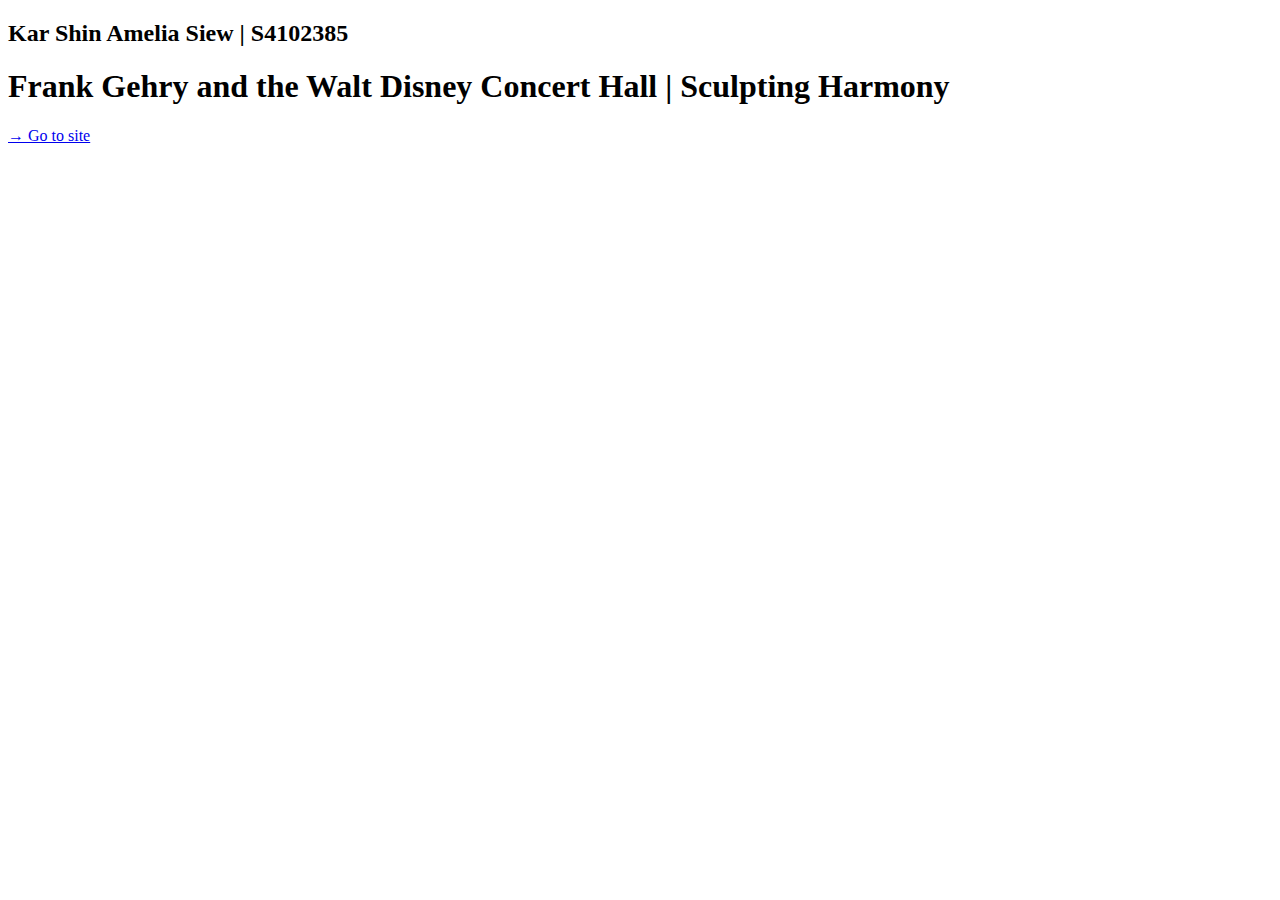
<file: a1/index.html>
<!DOCTYPE html>
<html lang="en">
  <head>
    <meta charset="UTF-8" />
    <meta name="viewport" content="width=device-width, initial-scale=1.0" />
    <title>A1 - Interactive Experience Research Project</title>
  </head>
  <header>
    <h2>Kar Shin Amelia Siew | S4102385</h2>
    <h1>Frank Gehry and the Walt Disney Concert Hall | Sculpting Harmony</h1>
    <nav>
      <a href="https://gehry.getty.edu/Links to an external site."
        >&#8594; Go to site</a
      >
    </nav>
  </header>

  <body></body>
</html>
</file>
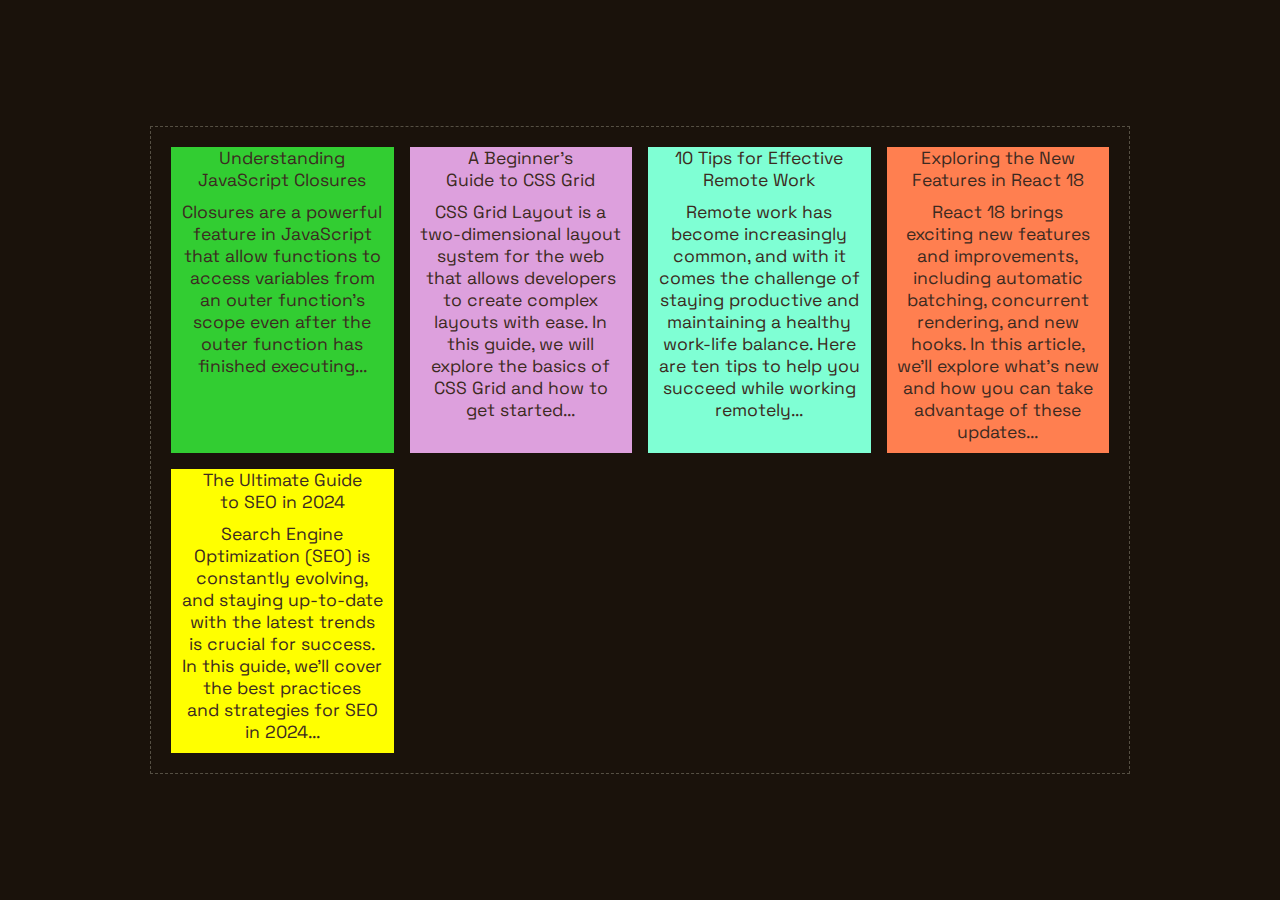
<file: blogPosts/index.html>
<!DOCTYPE html>
<html lang="en">
  <head>
    <meta charset="UTF-8" />
    <meta name="viewport" content="width=device-width, initial-scale=1.0" />
    <title>Document</title>
    <link rel="preconnect" href="https://fonts.googleapis.com" />
    <link rel="preconnect" href="https://fonts.gstatic.com" crossorigin />
    <link
      href="https://fonts.googleapis.com/css2?family=Luckiest+Guy&family=Space+Grotesk&display=swap"
      rel="stylesheet"
    />
    <link rel="stylesheet" href="reset.css" />
    <link rel="stylesheet" href="style.css" />
    <script src="blogPostContent.js" defer></script>
    <script src="script.js" defer></script>
  </head>
  <body>
    <article id="grid-container"></article>
  </body>
</html>
</file>
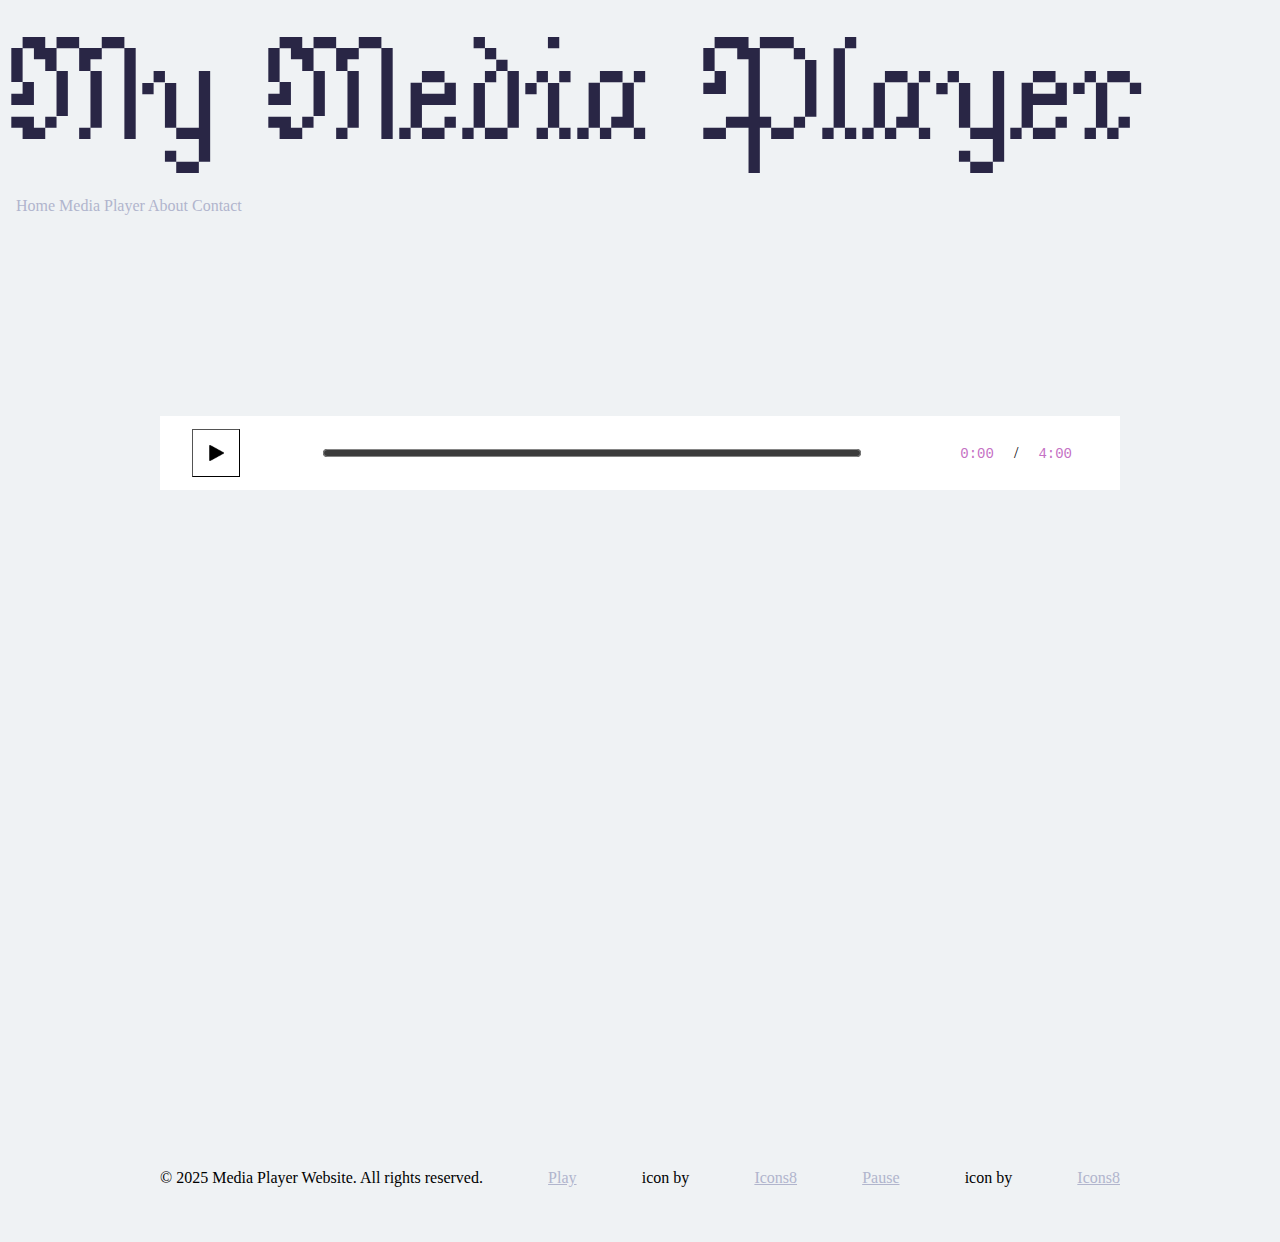
<file: mediaPlayer/index.html>
<!DOCTYPE html>
<html lang="en">
  <head>
    <meta charset="UTF-8" />
    <meta name="viewport" content="width=device-width, initial-scale=1.0" />

    <link rel="stylesheet" href="reset.css" />
    <link rel="stylesheet" href="style.css" />
    <script src="main.js" defer></script>

    <title>Media Player Baseline</title>
  </head>
  <body>
    <header>
      <h1>My Media Player</h1>
    </header>

    <nav>
      <a>Home</a>
      <a>Media Player</a>
      <a>About</a>
      <a>Contact</a>
    </nav>

    <main>
      <section class="mediaPlayerSection">
        <video id="mediaPlayer" controls>
          <source
            src="https://thelongesthumstore.sgp1.cdn.digitaloceanspaces.com/IM-2250/miac.mp4"
            type="video/mp4"
          />
          This browser does not support the video format.
        </video>
        <!-- media player controls -->
        <div class="mediaPlayerControlContainer">
          <button id="playPauseButton">
            <img id="playPauseIcon" src="/mediaPlayer/assets/play-button.png" alt text="Play Icon"></img>
       
          </button>
          <progress id="timelineProgress" max="100" value="0"></progress>

          <!-- adding in a time element lets the viewer know how long the video is and their current position in tthe timeline -->
        <p class="timeContainer">
          <span id="currentTimeFeedback">0:00</span>
          /
          <span id="currentTimeFeedback">4:00</span>
          </p>
        </div>
      </section>
    </main>

    <footer>
      <p>&copy; 2025 Media Player Website. All rights reserved.</p>
      <a href="https://icons8.com/icon/59862/play">Play</a> icon by
      <a href="https://icons8.com">Icons8</a>
      <a href="https://icons8.com/icon/61012/pause">Pause</a> icon by
      <a href="https://icons8.com">Icons8</a>
    </footer>
  </body>
</html>
</file>
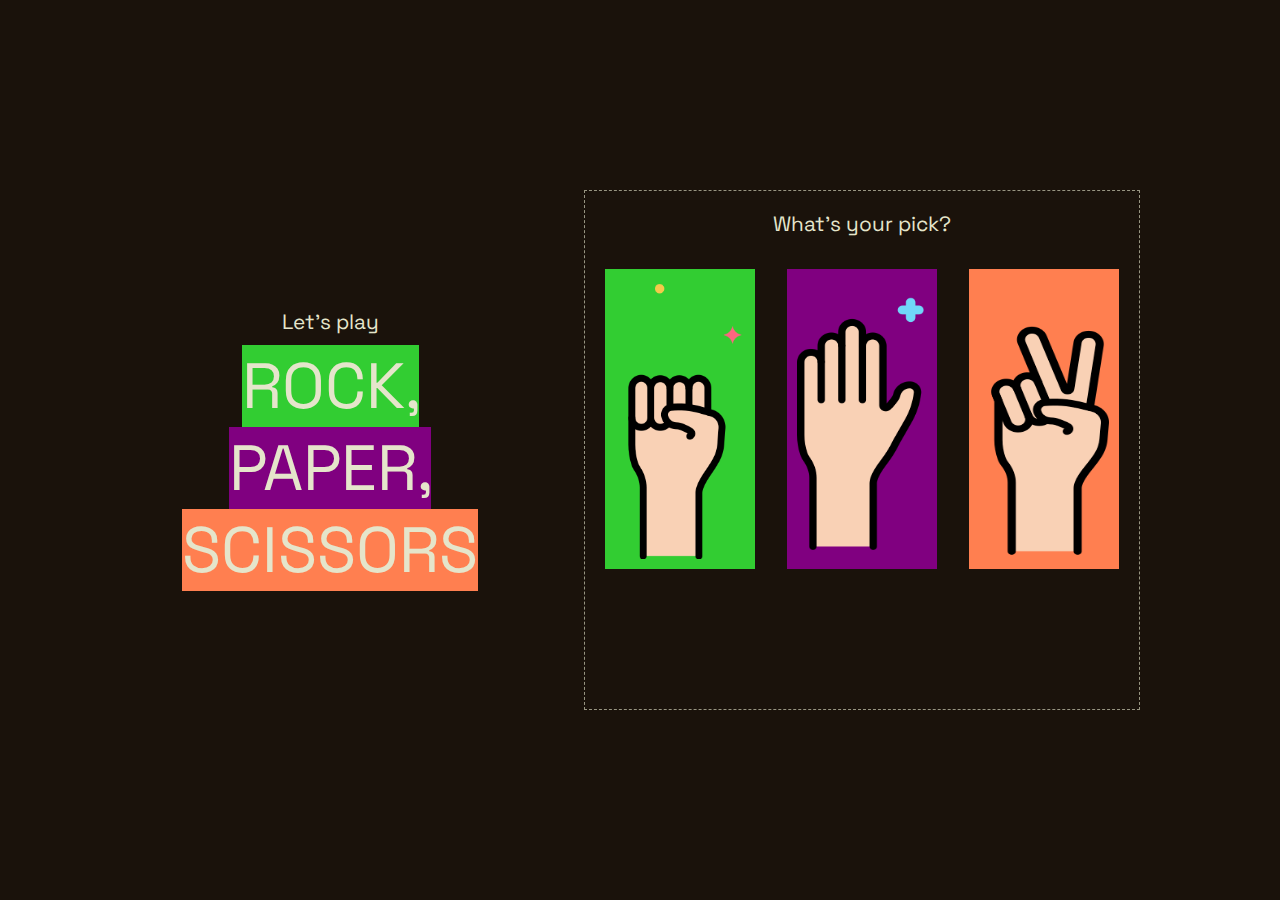
<file: rpsGame/index.html>
<!DOCTYPE html>
<html lang="en">
  <head>
    <meta charset="UTF-8" />
    <meta name="viewport" content="width=device-width, initial-scale=1.0" />
    <title>Rock, Paper, Scissors</title>
    <link rel="preconnect" href="https://fonts.googleapis.com" />
    <link rel="preconnect" href="https://fonts.gstatic.com" crossorigin />
    <link
      href="https://fonts.googleapis.com/css2?family=Luckiest+Guy&family=Space+Grotesk&display=swap"
      rel="stylesheet"
    />
    <link rel="stylesheet" href="reset.css" />
    <link rel="stylesheet" href="style.css" />
    <script src="script.js" defer></script>
  </head>
  <body>
    <!-- header greets user with a big heading and invite them to play -->
    <header>
      <p>Let's play</p>
      <h1>
        <span class="rock">ROCK,</span> <span class="paper">PAPER,</span>
        <span class="scissors">SCISSORS</span>
      </h1>
    </header>
    <!-- main is the section where the actual game is played  -->
    <main class="outer">
      <p>What's your pick?</p>
      <!-- the inner div uses flex to arrange the three buttons side by side  -->
      <section class="inner">
        <!-- each choice button has corresponding image inside -->
        <button id="rock-button" class="rock">
          <img src="rock.png" alt="" />
        </button>

        <button id="paper-button" class="paper">
          <img src="paper.png" alt="" />
        </button>
        <button id="scissors-button" class="scissors">
          <img src="scissor.png" alt="" />
        </button>
      </section>
      <!-- we use the selection section to display user's and computer's choice to the user -->
      <section id="selection"></section>
      <!-- We use the result section to display the winner  -->
      <section id="result"></section>
    </main>
  </body>
</html>
</file>
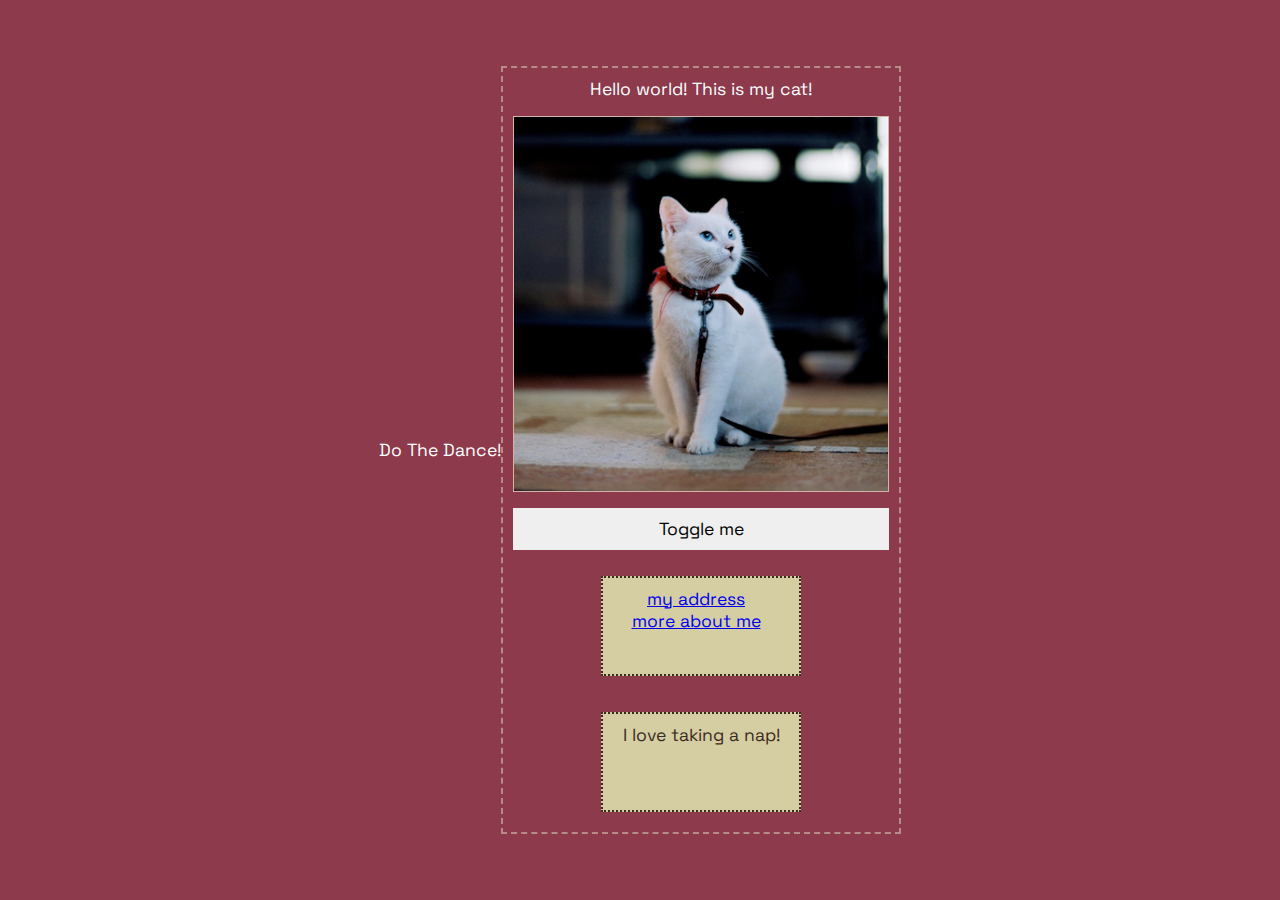
<file: week6/index.html>
<!DOCTYPE html>
<html lang="en">
  <head>
    <meta charset="UTF-8" />
    <meta name="viewport" content="width=device-width, initial-scale=1.0" />
    <title>DOM handling</title>
    <link rel="preconnect" href="https://fonts.googleapis.com" />
    <link rel="preconnect" href="https://fonts.gstatic.com" crossorigin />
    <link
      href="https://fonts.googleapis.com/css2?family=Luckiest+Guy&family=Space+Grotesk&display=swap"
      rel="stylesheet"
    />
    <link rel="stylesheet" href="reset.css" />
    <link rel="stylesheet" href="style.css" />
    <script src="script.js" defer></script>
  </head>
  <body>
    <header>
      <h2>Do The Dance!</h2>
    </header>

    <section class="outer">
      <p id="hello">Hello world! This is my cat!</p>
      <img
        src="cat.png"
        alt="my cute cat"
        id="myImage"
        data-catname="garfield"
      />
      <button id="my-button" onclick="updateCatName()">Toggle me</button>
      <div class="inner">
        <p><a href="#">my address</a><a href="#">more about me</a></p>
      </div>
      <div class="inner" id="status">
        <p>I love taking a nap!</p>
      </div>
    </section>
  </body>
</html>
</file>
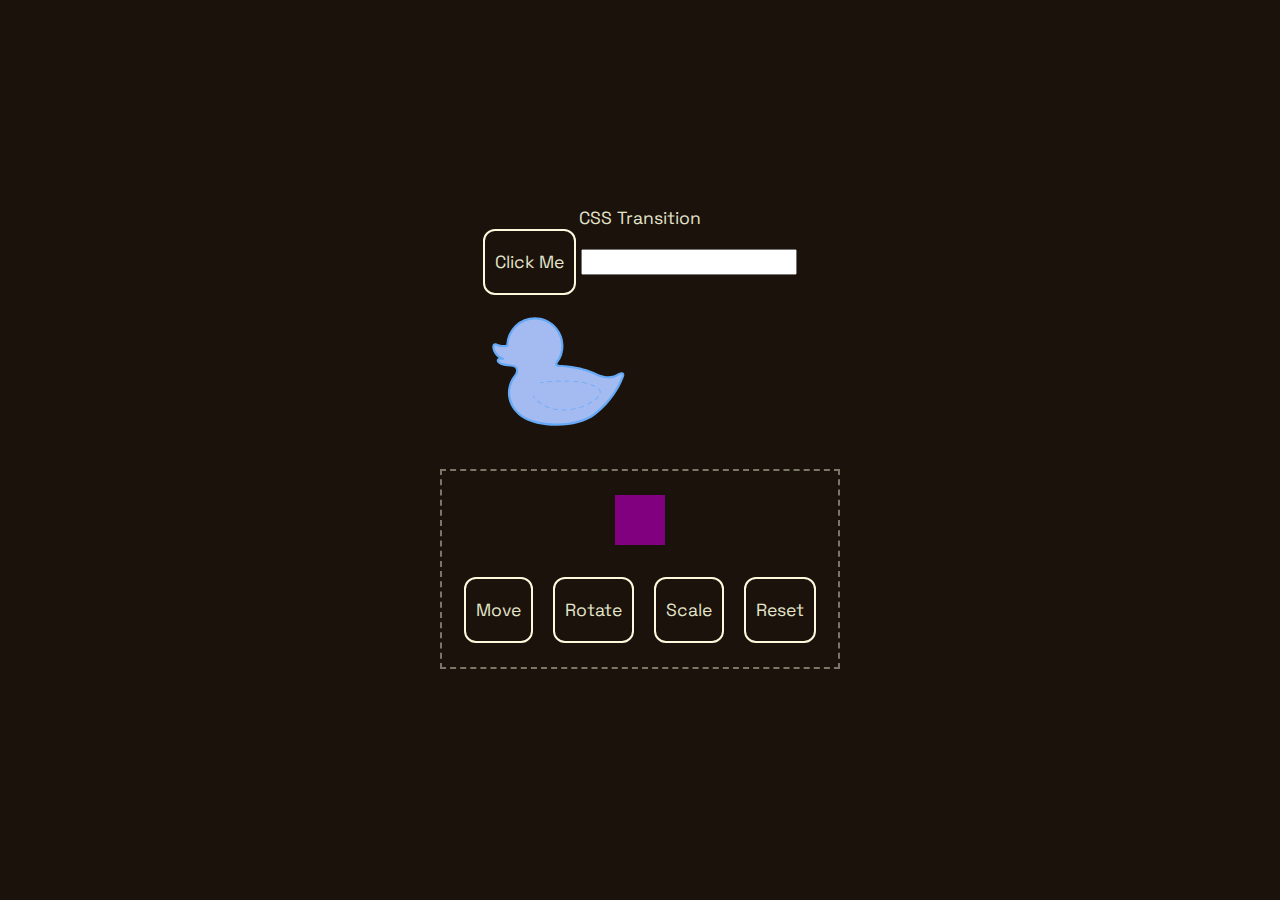
<file: week9/index.html>
<!DOCTYPE html>
<html lang="en">
  <head>
    <meta charset="UTF-8" />
    <meta name="viewport" content="width=device-width, initial-scale=1.0" />
    <title>CSS transforms</title>
    <link rel="preconnect" href="https://fonts.googleapis.com" />
    <link rel="preconnect" href="https://fonts.gstatic.com" crossorigin />
    <link
      href="https://fonts.googleapis.com/css2?family=Luckiest+Guy&family=Space+Grotesk&display=swap"
      rel="stylesheet"
    />
    <link rel="stylesheet" href="reset.css" />
    <link rel="stylesheet" href="style.css" />
    <script src="script.js" defer></script>
  </head>
  <body>
    <!-- css transition -->
    <section>
      <h2>CSS Transition</h2>
      <button>Click Me</button>
      <input type="text" name="text-test" id="text-test" />
      <svg
        width="150px"
        height="150px"
        viewBox="0 0 1024 1024"
        class="icon"
        version="1.1"
        xmlns="http://www.w3.org/2000/svg"
        id="my-duck"
      >
        <path
          d="M913.88 548.4c-66.14 35.43-141.83-7.68-141.83-7.68-112.76-53.91-246.31-55.82-246.31-55.82-34.09-2.34-25.47-17.51-20.69-25.88 0.73-1.27 1.74-2.36 2.59-3.56a187.06 187.06 0 0 0 34.17-108.08c0-103.78-84.13-187.92-187.92-187.92C251 159.47 167.37 242.24 166 344.87c-1 3.81-42.28 9.32-73-5.06-40-18.71-25.08 73.65 42.35 95.45l-2.31-0.1c-28.06-1.52-30.8 7.68-30.8 7.68s-16.14 29.75 83.13 38.37c31.39 2.72 35.71 8.11 42 16.64 11.92 16.14 3.57 39.25-12.15 59-44.53 55.77-71.84 180.68 49.78 270.85 103.12 76.47 377.65 79.95 497.37-15.13 108-85.76 156.72-170.47 185.79-241.14 3.9-9.54 31.84-58.43-34.28-23.03z"
          fill="#DFEDFF"
          id="duck-icon"
        />
        <path
          d="M497.6 892c-45.54 0-90.26-4.72-129.91-13.76-44.48-10.13-81.54-25.54-107.18-44.55-51.15-37.93-81.9-86.48-88.93-140.4-7.75-59.47 14.44-111.93 37.79-141.21 5.94-7.45 24.37-33.06 12-49.83-5.31-7.2-8.24-11.16-36.63-13.62-49.83-4.32-79.54-14.77-88.3-31A20 20 0 0 1 95.31 440c1-2.48 3.9-7 12.58-9.9-25-17-39.75-43.45-43.46-65.14-2.49-14.57 0.26-25.73 7.75-31.43 4.34-3.31 12-6.08 24-0.48 22.57 10.56 52.33 9.36 62.45 7.08A195.41 195.41 0 0 1 353.9 152c107.75 0 195.42 87.66 195.42 195.42a194.18 194.18 0 0 1-35.54 112.4c-0.39 0.55-0.8 1.09-1.22 1.62a14.24 14.24 0 0 0-1 1.35c-1.33 2.32-4.44 7.76-3.45 9.6 0.09 0.16 2.3 4 18 5.07 3.19 0.06 35.67 0.78 81.68 7.77 43.83 6.66 108.47 20.53 167.55 48.77l0.48 0.25c0.72 0.41 73 40.58 134.58 7.58l3.54 6.61-3.54-6.61c26.78-14.35 41.69-17.16 49.86-9.43 10 9.45 1.46 27.71-3.64 38.63-0.64 1.38-1.2 2.56-1.5 3.3C930.2 634.73 883.66 725.8 767 818.44c-29.48 23.42-68.66 41.78-116.44 54.6-43.33 11.62-92.79 18.16-143 18.92q-4.99 0.04-9.96 0.04zM108.93 446.26c-0.19 0.58-0.51 2.28 1 4.7 3.12 5.13 16.77 17.6 76.12 22.75 31.67 2.75 39.06 8.37 47.4 19.66 12.64 17.12 8 42.58-12.32 68.09-21.43 26.87-41.79 75.1-34.65 129.91a171.55 171.55 0 0 0 23.39 66.51c14.09 23.45 34.14 44.91 59.6 63.79 48 35.59 139.14 56.78 237.88 55.29 49-0.74 97.21-7.11 139.36-18.41 45.79-12.28 83.13-29.73 111-51.86C871.59 716.23 917 627.47 941.2 568.58c0.43-1.06 1-2.33 1.78-3.94a113.36 113.36 0 0 0 5.47-13.25c1.59-5 1.45-7.32 1.31-8.1-1.55-0.37-8.86-0.86-32.33 11.71-28.67 15.36-63.59 18.86-101 10.14a197.41 197.41 0 0 1-47.86-17.77c-109.85-52.44-241.64-55-243-55h-0.4c-16.57-1.14-26.21-5.26-30.34-13-4.9-9.16 0.67-18.89 3.66-24.12a25.75 25.75 0 0 1 2.2-3.16c0.26-0.33 0.52-0.66 0.76-1a179.26 179.26 0 0 0 32.8-103.76C534.32 247.9 453.38 167 353.9 167a180.41 180.41 0 0 0-180.38 178 7.5 7.5 0 0 1-0.25 1.83 9.3 9.3 0 0 1-5.5 6c-9.4 4.38-48.35 7.63-77.94-6.22-3.92-1.83-7.12-2.27-8.56-1.18-2.11 1.61-3.65 7.6-2.05 17 3.4 19.92 21.78 53.87 58.44 65.72a7.5 7.5 0 0 1-2.66 14.59l-2.31-0.1c-17.46-0.94-22.63 2.51-23.63 3.37z m-0.09 0.14z"
          fill="#66A9F7"
        />
        <path
          d="M393.54 600.36a2.5 2.5 0 0 1-0.35-5c0.05 0 5.5-0.79 14.94-1.9a2.5 2.5 0 0 1 0.58 5c-9.37 1.1-14.76 1.87-14.82 1.88zM550.28 786.86c-3.57 0-7.16-0.05-10.67-0.16a2.5 2.5 0 1 1 0.15-5c9.75 0.29 19.84 0.17 29.92-0.36a2.5 2.5 0 0 1 0.26 5c-6.58 0.35-13.2 0.52-19.66 0.52z m-40.63-2.39h-0.3a301.55 301.55 0 0 1-29.93-5.15 2.5 2.5 0 0 1 1.1-4.88 296.47 296.47 0 0 0 29.43 5.06 2.5 2.5 0 0 1-0.3 5z m90.17-0.83a2.5 2.5 0 0 1-0.31-5 420.3 420.3 0 0 0 29.56-4.86 2.5 2.5 0 0 1 1 4.9c-9.89 2-20 3.65-29.92 4.92z m59.05-11.93a2.5 2.5 0 0 1-0.68-4.91c9.47-2.67 14.94-4.66 15-4.68s5.09-2 13.08-5.51a2.5 2.5 0 0 1 2 4.58c-8.1 3.56-13.28 5.59-13.33 5.61-0.28 0.1-5.73 2.09-15.4 4.82a2.49 2.49 0 0 1-0.67 0.09zM451 771.14a2.5 2.5 0 0 1-0.82-0.14 252.81 252.81 0 0 1-28.09-11.65 2.5 2.5 0 1 1 2.19-4.49 247.67 247.67 0 0 0 27.53 11.42 2.5 2.5 0 0 1-0.82 4.86z m263.58-22.69a2.5 2.5 0 0 1-1.14-4.73c9.37-4.78 18.21-9.68 26.25-14.54a2.5 2.5 0 0 1 2.59 4.28c-8.15 4.92-17.09 9.87-26.56 14.71a2.49 2.49 0 0 1-1.14 0.28zM397 744.72a2.49 2.49 0 0 1-1.37-0.41 239.3 239.3 0 0 1-24.3-18.31 2.5 2.5 0 0 1 3.25-3.8 234.35 234.35 0 0 0 23.8 17.91 2.5 2.5 0 0 1-1.37 4.59z m369-27.78a2.5 2.5 0 0 1-1.52-4.48 135.63 135.63 0 0 0 21.63-20.14 2.5 2.5 0 0 1 3.84 3.2 140.53 140.53 0 0 1-22.43 20.91 2.49 2.49 0 0 1-1.52 0.51z m34.69-47.28h-0.2a2.5 2.5 0 0 1-2.29-2.69c0.06-0.75 0.09-1.5 0.09-2.24 0-7.94-3.54-15.6-10.52-22.75a2.5 2.5 0 1 1 3.58-3.49c7.92 8.12 11.94 16.95 11.94 26.24 0 0.87 0 1.76-0.11 2.64a2.5 2.5 0 0 1-2.51 2.28z m-35.75-44.08a2.49 2.49 0 0 1-1.14-0.28l-1.44-0.73a224.37 224.37 0 0 0-26-10.88A2.5 2.5 0 0 1 738 609a229.39 229.39 0 0 1 26.55 11.13l1.49 0.75a2.5 2.5 0 0 1-1.14 4.73z m-56.63-20.28a2.5 2.5 0 0 1-0.6-0.07c-9.21-2.27-19.07-4.32-29.33-6.1a2.5 2.5 0 0 1 0.85-4.93c10.37 1.79 20.35 3.87 29.67 6.17a2.5 2.5 0 0 1-0.6 4.93z m-269.93-10a2.5 2.5 0 0 1-0.23-5c9.94-0.92 20.07-1.74 30.09-2.44a2.5 2.5 0 0 1 0.35 5c-10 0.7-20.07 1.51-30 2.43z m210.6-0.46h-0.29c-9.56-1.12-19.62-2.06-29.9-2.81a2.5 2.5 0 0 1 0.36-5c10.35 0.75 20.49 1.71 30.12 2.83a2.5 2.5 0 0 1-0.29 5z m-150.48-3.69a2.5 2.5 0 0 1-0.12-5c10.16-0.48 20.31-0.83 30.18-1a2.5 2.5 0 1 1 0.11 5c-9.83 0.22-19.94 0.57-30.05 1z m90.38-0.71h-0.09c-9.73-0.35-19.84-0.55-30-0.6a2.5 2.5 0 0 1 0-5c10.26 0.05 20.42 0.26 30.2 0.61a2.5 2.5 0 0 1-0.09 5zM351.56 705.86a2.49 2.49 0 0 1-1.85-0.81c-3.37-3.69-6.69-7.55-9.88-11.48a2.5 2.5 0 1 1 3.88-3.15c3.13 3.86 6.39 7.65 9.69 11.26a2.5 2.5 0 0 1-1.85 4.19z"
          fill="#66A9F7"
        />
      </svg>
    </section>

    <!-- css transform -->
    <section>
      <div class="outer">
        <div class="ball"></div>
        <div class="controls">
          <button id="move-button">Move</button>
          <button id="rotate-button">Rotate</button>
          <button id="scale-button">Scale</button>
          <button id="reset-button">Reset</button>
        </div>
      </div>
    </section>

    <!-- css animation -->
    <section></section>
  </body>
</html>
</file>
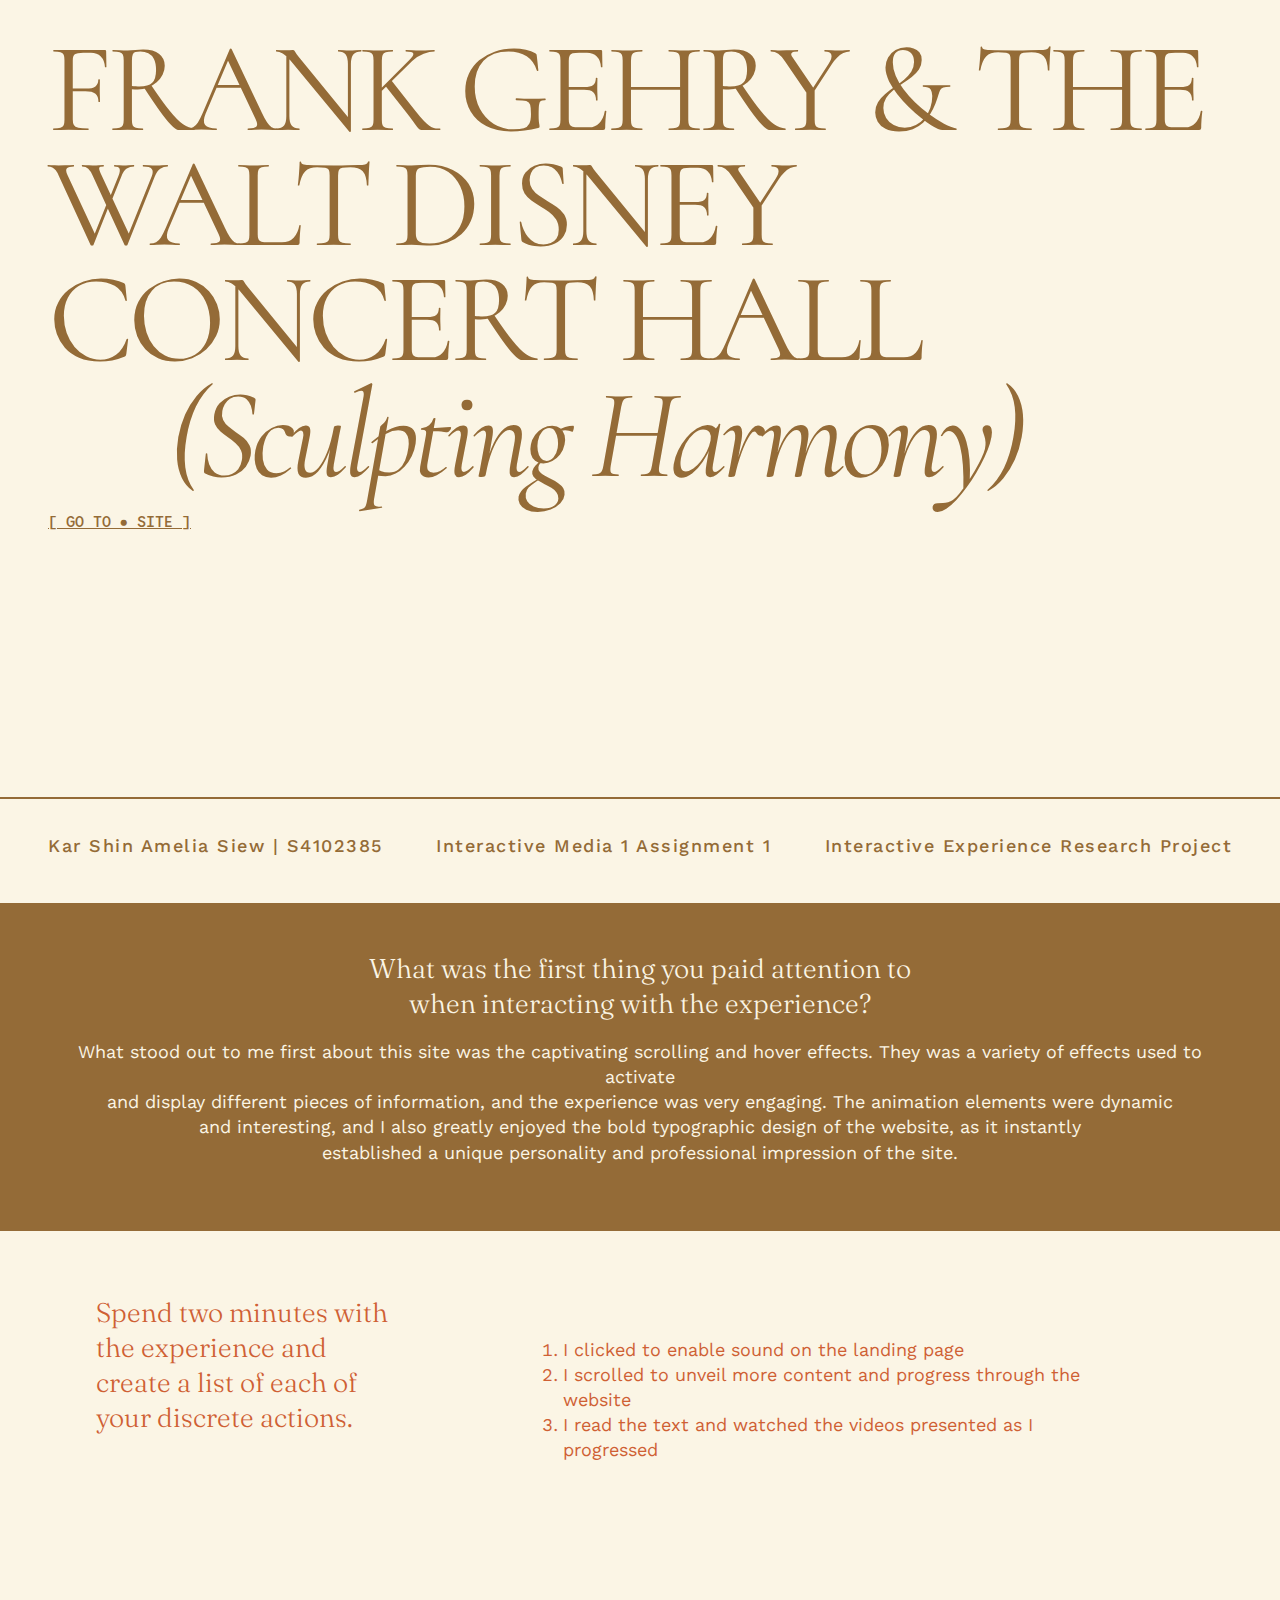
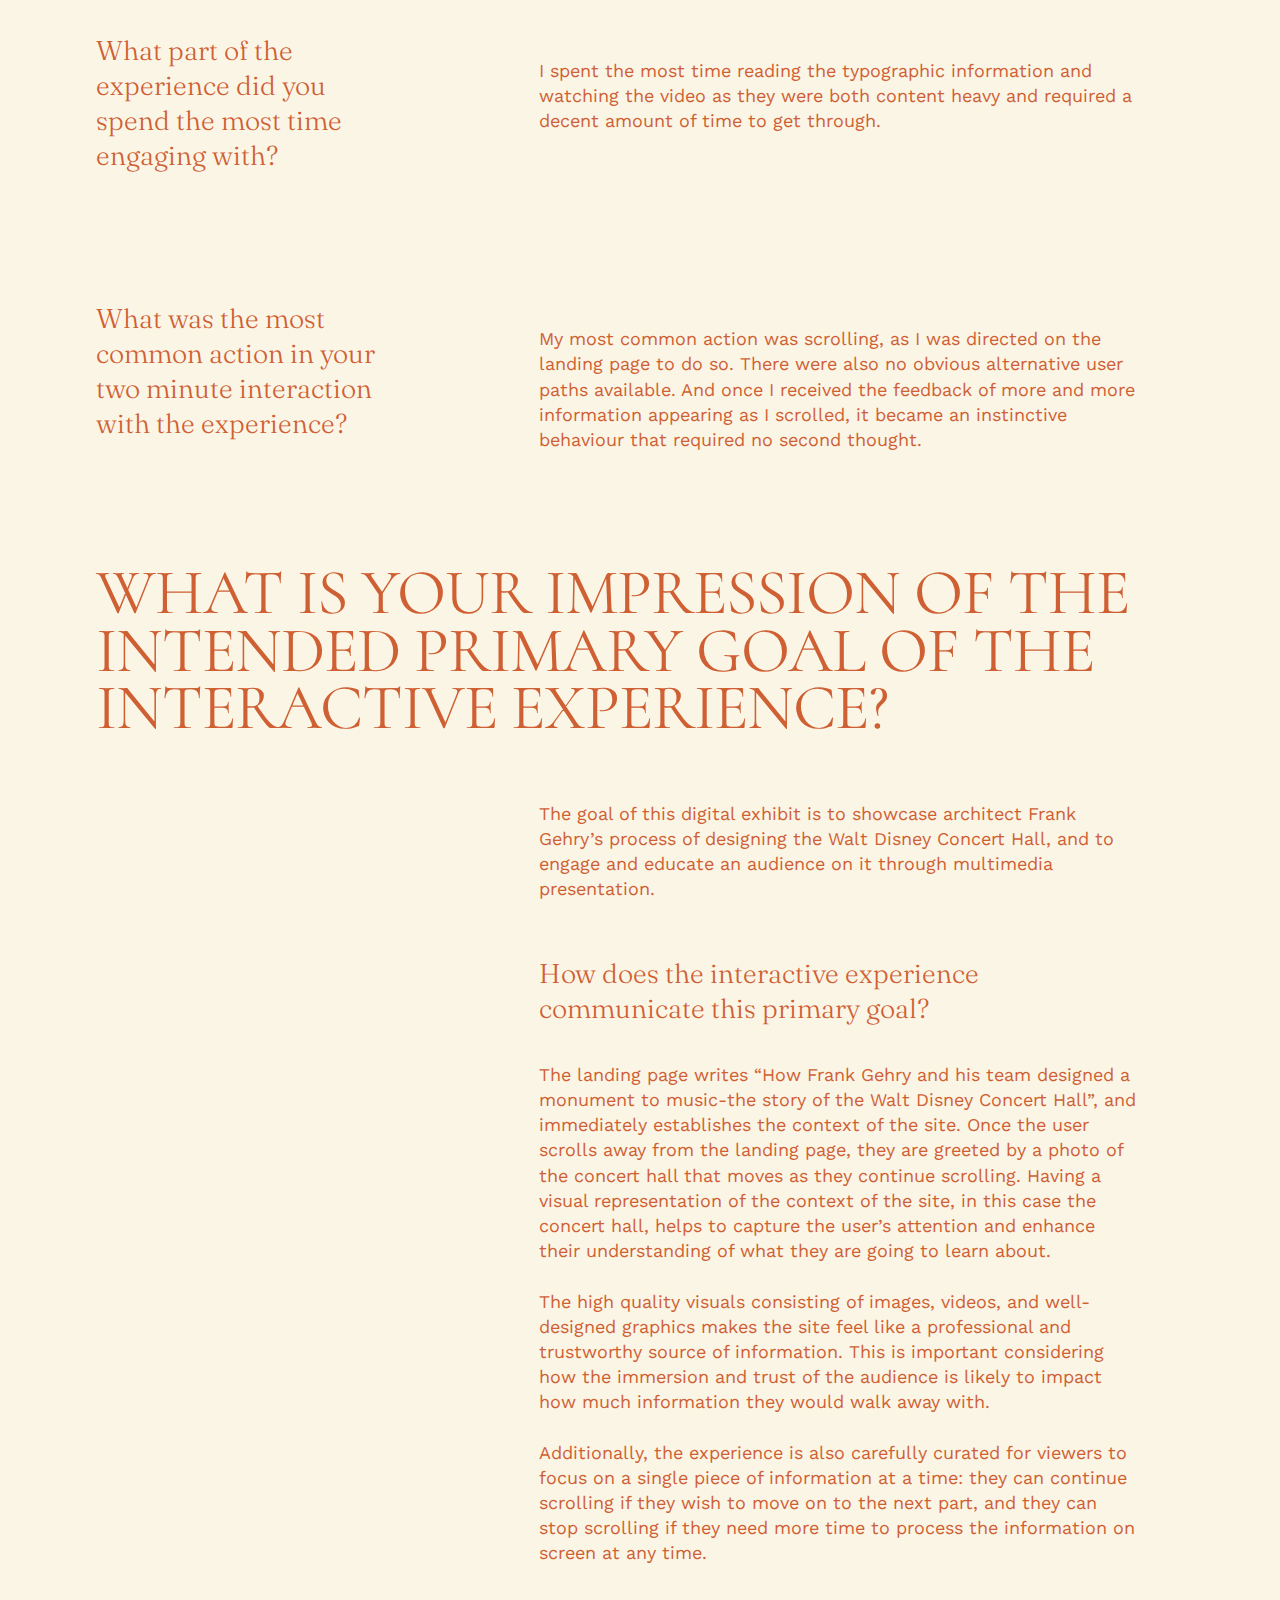
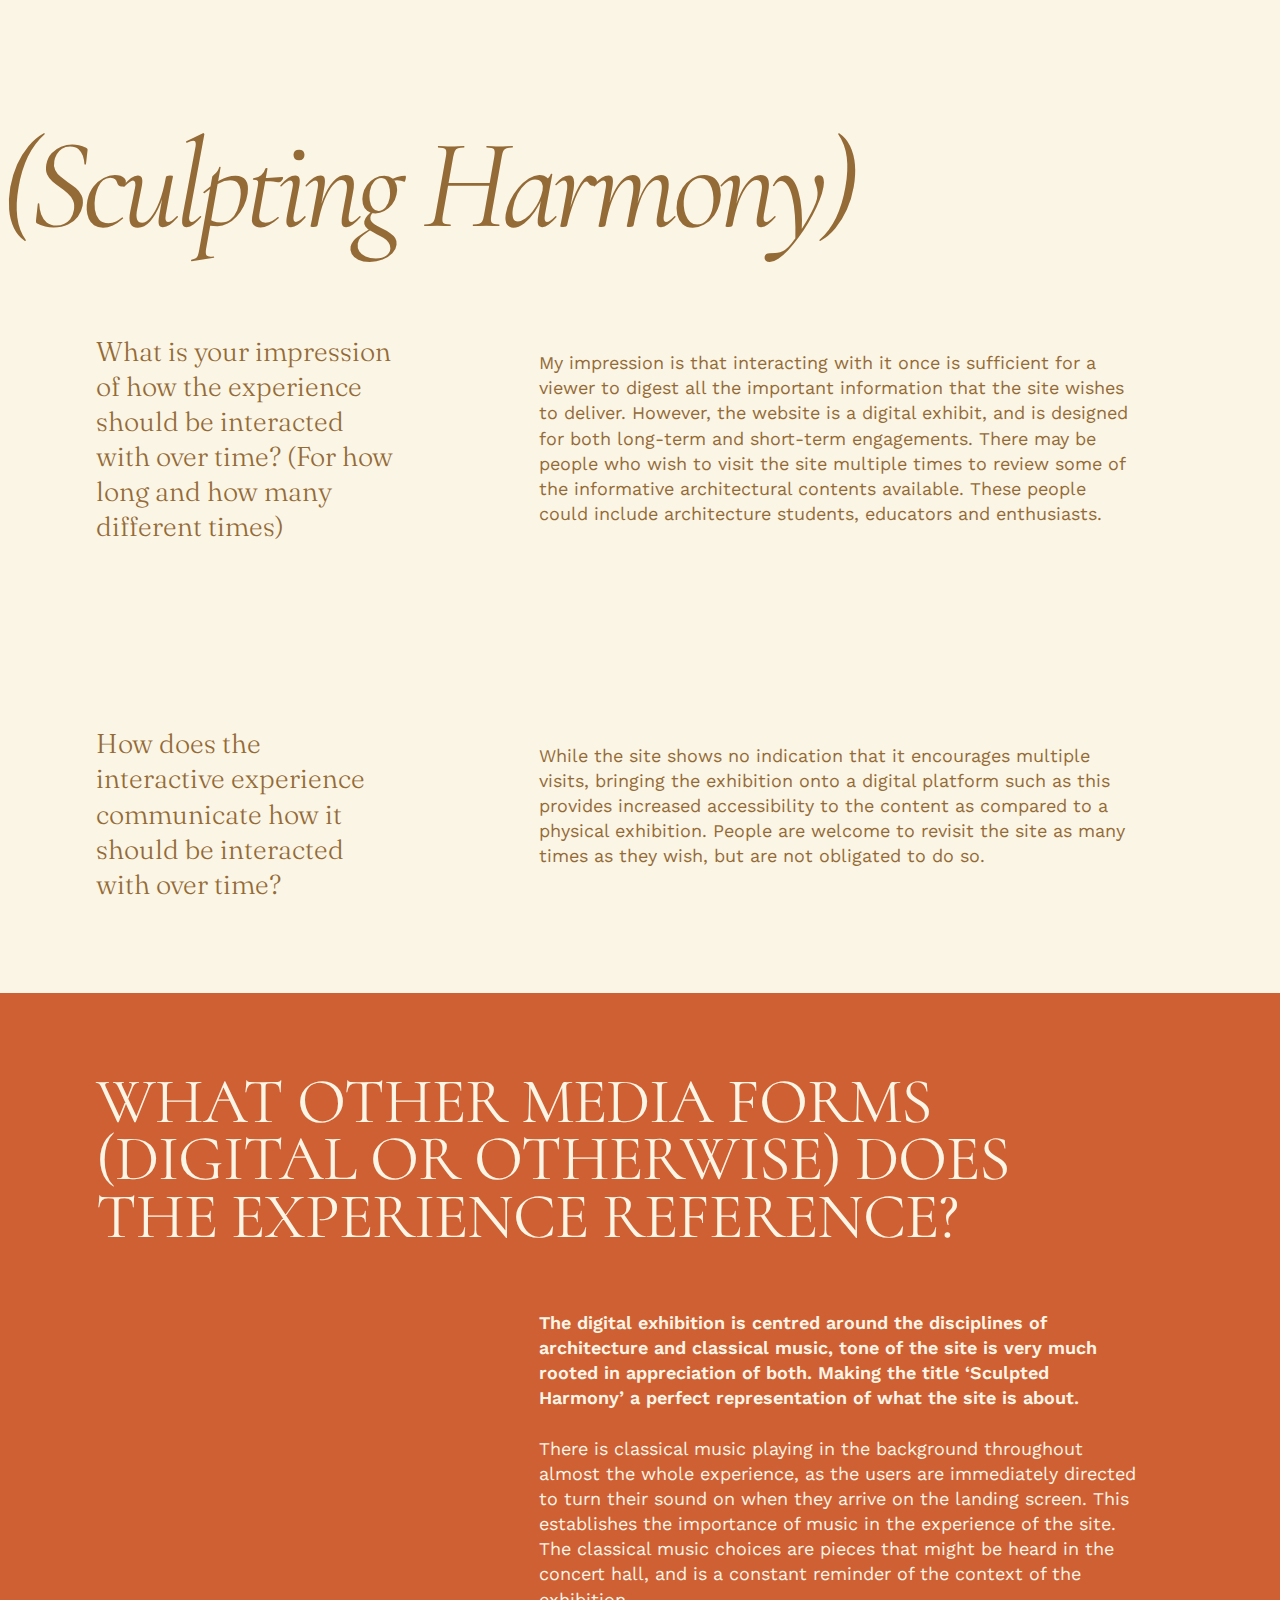
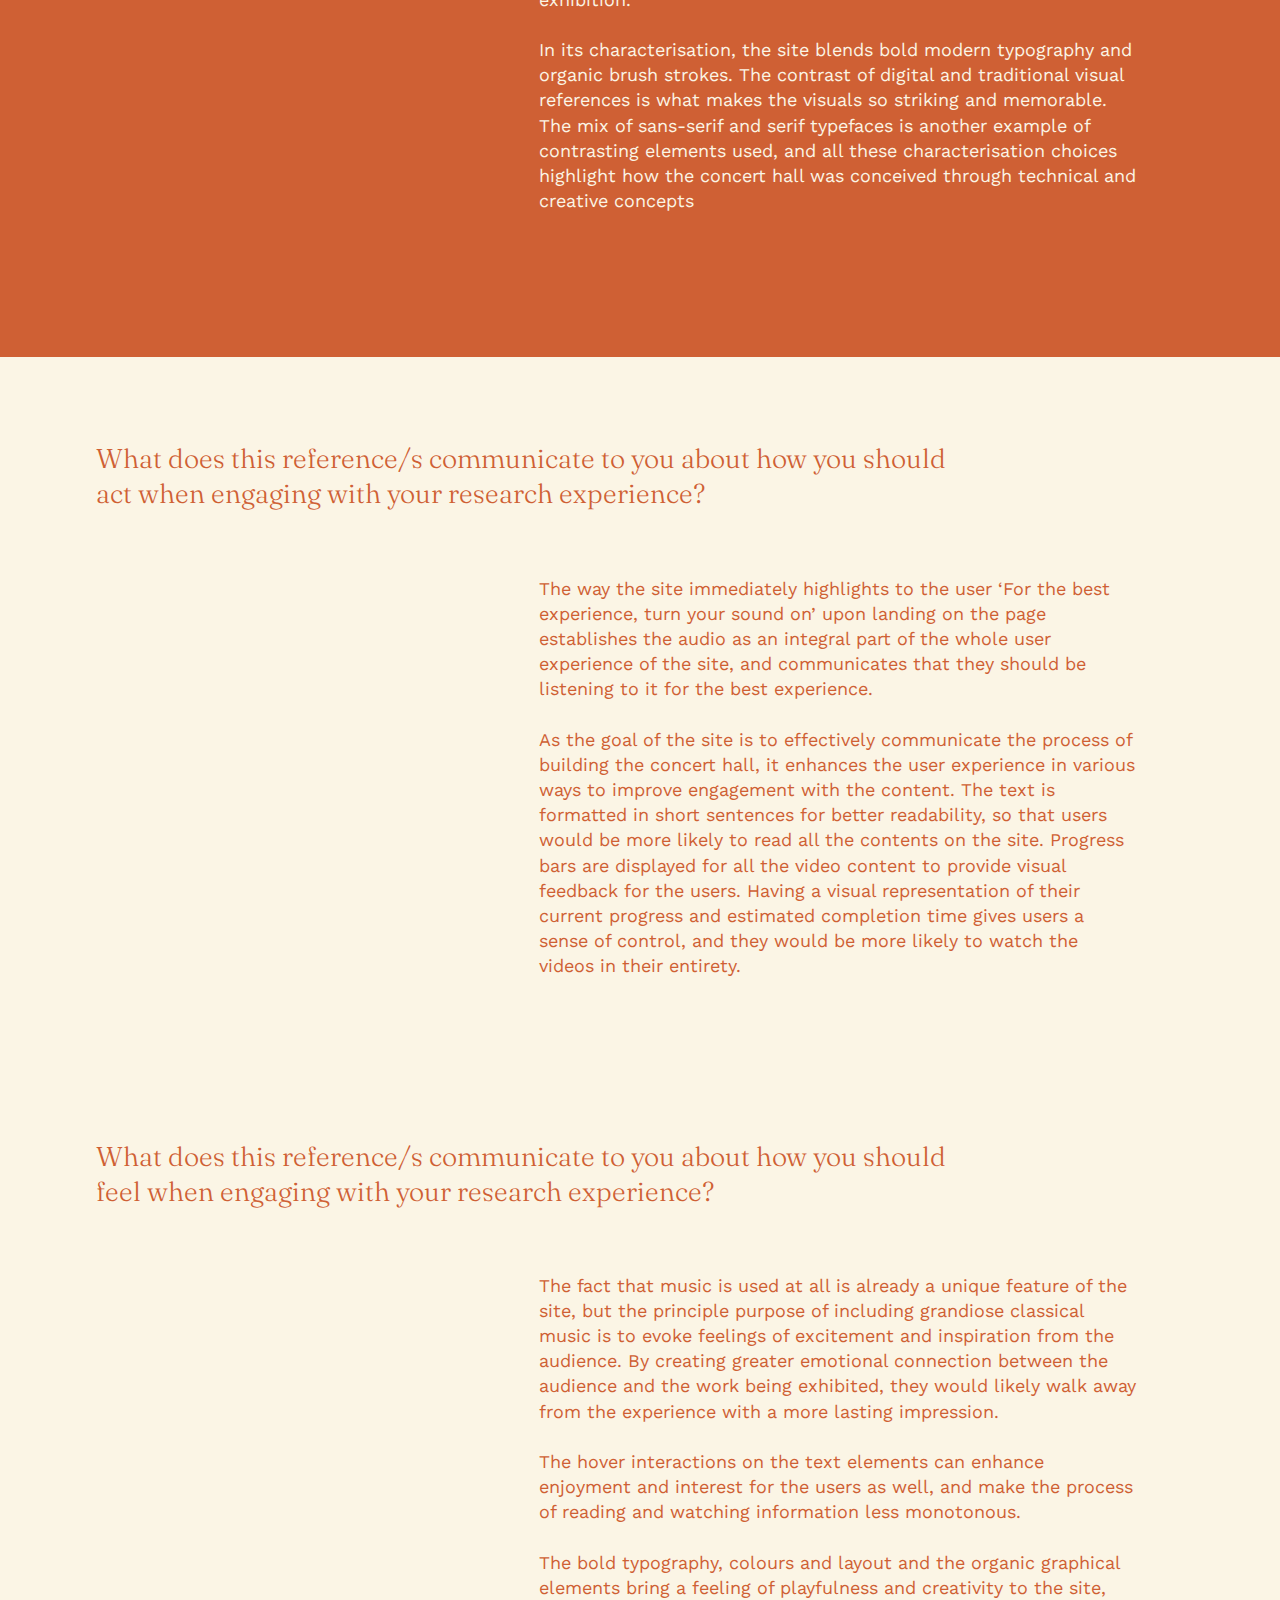
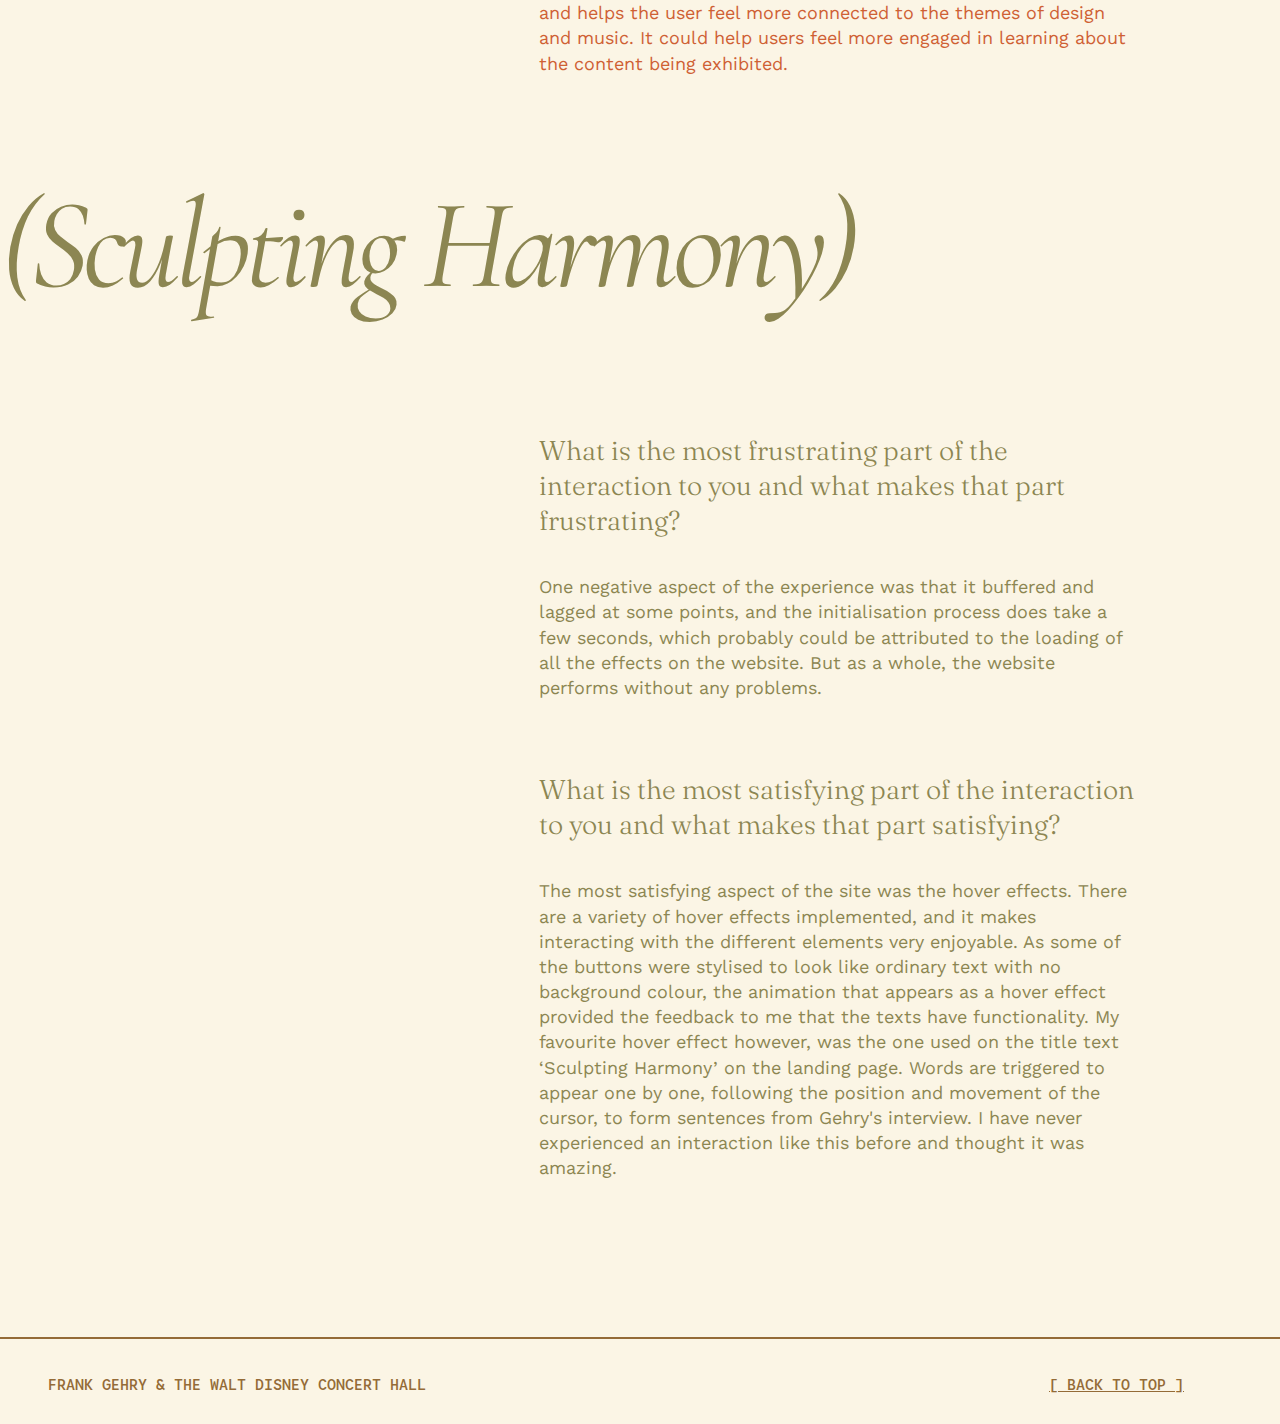
<file: a1/assets/index.html>
<!DOCTYPE html>
<html lang="en">
  <head>
    <meta charset="UTF-8" />
    <meta name="viewport" content="width=device-width, initial-scale=1.0" />
    <title>Interactive Experience Research Project</title>
    <link rel="stylesheet" href="style.css" />
    <link
      rel="apple-touch-icon"
      sizes="180x180"
      href="a1/assets/apple-touch-icon.png"
    />
    <link
      rel="icon"
      type="image/png"
      sizes="32x32"
      href="a1/assets/favicon-32x32.png"
    />
    <link
      rel="icon"
      type="image/png"
      sizes="16x16"
      href="a1/assets/favicon-16x16.png"
    />
    <link rel="manifest" href="a1/assets/site.webmanifest" />
  </head>


  <body>
    <header>
      <h1><div>FRANK GEHRY & THE WALT DISNEY CONCERT HALL  <i>&nbsp;&nbsp;&nbsp;&nbsp;&nbsp;(Sculpting Harmony)</i></h1></div>
      <div>
     <h4><a href="https://gehry.getty.edu/Links to an external site.">[ Go to <small>&#9679;</small> site ]</a></h4></div>
  </header>
  
<!-- line -->
  <p>
  <br><br><br><br><br><br><br><br><br>
   <hr style="height:2.5px;border-width:0;color:rgb(148, 107, 55);background-color:rgb(148, 107, 55)"> 
    
      <div><div class="parent-container">
        <h2> Kar Shin Amelia Siew | S4102385</h2>
        <h2>Interactive Media 1 Assignment 1</h2>
        <h2> Interactive Experience Research Project</h2>
        </div>    </div>

  </p>

  <!-- Olive Fill Section 1 -->
      <div class="olive-bg">
       <span class="h3-light"> What was the first thing you paid attention to <br>when interacting with the experience?</span>
       <p><span class="p-light">What stood out to me first about this site was the captivating
         scrolling and hover effects. They was a variety of effects used to activate
         <br> and display different pieces of information, and the experience was very engaging. The animation elements were dynamic<br> and interesting, and I also greatly enjoyed the bold typographic design of the website, as it instantly
         <br> established a unique personality and professional impression of the site.
      </span></p>
       </div>
      

<!-- Beige Section 1 -->
 <div class="row">
      <div class="column left"><span class="h3-red"> Spend two minutes with the experience and create a list of each of your discrete actions. </span></div>
      <div class="column right"><div id="fix-padding"><span class="p-red">
        <ol>
          <li>I clicked to enable sound on the landing page</li>
          <li>I scrolled to unveil more content and progress through the website</li>
          <li>I read the text and watched the videos presented as I progressed</li>
        </ol>
      </span></div>
  </div></div>

    <!-- Beige Section 2 -->
    <div class="row">
      <div class="column left"><span class="h3-red"> What part of the experience did you spend the most time engaging with?</span></div>
      <div class="column right"><div id="fix-padding"><span class="p-red"><br>
        I spent the most time reading the typographic information and watching the video as they were both content heavy and required a decent amount of time to get through.
    </span></div>
    </div></div>
  

  <!-- Beige Section 3 -->
 <div class="row">
  <div class="column left"><span class="h3-red">What was the most common action in your two minute interaction with the experience?</span></div>
  <div class="column right"><div id="fix-padding"><span class="p-red">
    <br>
    My most common action was scrolling, as I was directed on the landing page to do so. 
    There were also no obvious alternative user paths available. And once I received the feedback of more and more information appearing as I scrolled, it became an instinctive behaviour that required no second thought.
</span></div>
</div></div>




<!-- Beige Section 4 -->
  <div class="transparent-bg">
   <span class="h1-red">What is your impression of the intended primary goal of the interactive experience? </span>
   <div class="row">
    <div class="column left"></div>
    <div class="column right"><span class="p-red">The goal of this digital exhibit is to showcase architect Frank Gehry’s process of designing the Walt Disney Concert Hall, and to engage and educate an audience on it through multimedia presentation.
    </span><br><br><br><br>
    <span class="h3-red">How does the interactive experience communicate this primary goal?</span><br><br><br>
    <span class="p-red">The landing page writes “How Frank Gehry and his team designed a monument to music-the story of the Walt Disney Concert Hall”, and immediately establishes the context of the site. Once the user scrolls away from the landing page, they are greeted by a photo of the concert hall that moves as they continue scrolling. Having a visual representation of the context of the site, in this case the concert hall, helps to capture the user’s attention and enhance their understanding of what they are going to learn about.
    <br><br>
      The high quality visuals consisting of images, videos, and well-designed graphics makes the site feel like a professional and trustworthy source of information. This is important considering how the immersion and trust of the audience is likely to impact how much information they would walk away with.
    <br><br>
      Additionally, the experience is also carefully curated for viewers to focus on a single piece of information at a time: they can continue scrolling if they wish to move on to the next part, and they can stop scrolling if they need more time to process the information on screen at any time.
    </p></div></div>
    </div>
  </div>

<!-- break -->
  <h1><i>(Sculpting Harmony)</i></h1>

<!-- Olive Text Section 1 -->
 <div class="row">
  <div class="column left">
  <h3> What is your impression of how the experience should be interacted with over time? (For how long and how many different times)
  </h3></div>
  <div class="column right"><div id="fix-padding"><p>
    <br>
    My impression is that interacting with it once is sufficient for a viewer to digest all the important information that the site wishes to deliver. However, the website is a digital exhibit, and is designed for both long-term and short-term engagements. There may be people who wish to visit the site multiple times to review some of the informative architectural contents available. These people could include architecture students, educators and enthusiasts. 

  </p></div></div>
</div>

<!-- Olive Text Section 2 -->
 
<div class="row">
  <div class="column left"><h3>How does the interactive experience communicate how it should be interacted with over time?
  </h3></div>
  <div class="column right"><div id="fix-padding"><p>
    <br>
    While the site shows no indication that it encourages multiple visits, bringing the exhibition onto a digital platform such as this provides increased accessibility to the content as compared to a physical exhibition. People are welcome to revisit the site as many times as they wish, but are not obligated to do so.
   </p></div></div>
</div>

  <!-- Red Fill Section 1 -->
  <div class="red-bg">
    <span class="h1-light">What other media forms <br>(digital or otherwise) does<br> the experience reference?</span>


  <div class="row">
      <div class="column left"></div>
      <div class="column right">
        <span class="p-lightBold">The digital exhibition is centred around the disciplines of architecture and classical music, tone of the site is very much rooted in appreciation of both. Making the title ‘Sculpted Harmony’ a perfect representation of what the site is about.
       <br><br>
       <span class="p-light">There is classical music playing in the background throughout almost the whole experience, as the users are immediately directed to turn their sound on when they arrive on the landing screen. This establishes the importance of music in the experience of the site. The classical music choices are pieces that might be heard in the concert hall, and is a constant reminder of the context of the exhibition.
        <br><br>
        
        In its characterisation, the site blends bold modern typography and organic brush strokes. The contrast of digital and traditional visual references is what makes the visuals so striking and memorable. The mix of sans-serif and serif typefaces is another example of contrasting elements used, and all these characterisation choices highlight how the concert hall was conceived through technical and creative concepts
      </span>
  </div></div>
 </div></div>


 <br><br>


   <!-- Post Red Fill Section -->
   <div class ="transparent-bg">
    <span class="h3-red"> What does this reference/s communicate to you about how you should <br>act when engaging with your research experience?</span>
   
   <div class="row">
       <div class="column left"></div>
       <div class="column right">
        <span class="p-red">The way the site immediately highlights to the user ‘For the best experience, turn your sound on’ upon landing on the page establishes the audio as an integral part of the whole user experience of the site, and communicates that they should be listening to it for the best experience.
         <br><br>

        As the goal of the site is to effectively communicate the process of building the concert hall, it enhances the user experience in various ways to improve engagement with the content.
        The text is formatted in short sentences for better readability, so that users would be more likely to read all the contents on the site. Progress bars are displayed for all the video content to provide visual feedback for the users. Having a visual representation of their current progress and estimated completion time gives users a sense of control, and they would be more likely to watch the videos in their entirety. 
         </span>
   </div></div>
  </div>

      <!-- Post Red Fill Section 2-->
   <div class ="transparent-bg"><span class="h3-red">What does this reference/s communicate to you about how you should <br>feel when engaging with your research experience?</span>
   
    <div class="row">
        <div class="column left"></div>
        <div class="column right"><span class="p-red">The fact that music is used at all is already a unique feature of the site, but the principle purpose of including grandiose classical music is to evoke feelings of excitement and inspiration from the audience. By creating greater emotional connection between the audience and the work being exhibited, they would likely walk away from the experience with a more lasting impression.
        <br><br>
          The hover interactions on the text elements can enhance enjoyment and interest for the users as well, and make the process of reading and watching information less monotonous.
          <br><br>
          The bold typography, colours and layout and the organic graphical elements bring a feeling of playfulness and creativity to the site, and helps the user feel more connected to the themes of design and music. It could help users feel more engaged in learning about the content being exhibited.
          </span>
    </div></div>
     </div>

  <!-- break -->
  <span class="h1-green"><i>(Sculpting Harmony)</i></span>

  <!-- last section -->
 <br><br>
 <div class ="transparent-bg">
  <div class="row">
        <div class="column left"></div>
        <div class="column right"><span class="h3-green">What is the most frustrating part of the interaction to you and what makes that part frustrating?</span>
          <br><br><br>
          <span class="p-green">One negative aspect of the experience was that it buffered and lagged at some points, and the initialisation process does take a few seconds, which probably could be attributed to the loading of all the effects on the website. But as a whole, the website performs without any problems.
            </span>

         <br><br><br><br><br>
         <span class="h3-green">What is the most satisfying part of the interaction to you and what makes that part satisfying?</span>
          <br><br><br>
          <span class="p-green">
            The most satisfying aspect of the site was the hover effects. There are a variety of hover effects implemented, and it makes interacting with the different elements very enjoyable. As some of the buttons were stylised to look like ordinary text with no background colour, the animation that appears as a hover effect provided the feedback to me that the texts have functionality. My favourite hover effect however, was the one used on the title text ‘Sculpting Harmony’ on the landing page. Words are triggered to appear one by one, following the position and movement of the cursor, to form sentences from Gehry's interview. I have never experienced an interaction like this before and thought it was amazing.
            
           </span>
    </div> </div>
     </div>


     <!-- footer -->
    <br><br>
     <hr style="height:2.5px;border-width:0;color:rgb(148, 107, 55);background-color:rgb(148, 107, 55)"> 

     <div class="parent-container">
        <div class="left-element"><span class="h4-end">FRANK GEHRY & THE WALT DISNEY CONCERT HALL</span></div>
        <div class="right-element"><span class="h4-end"><a href="#">[ Back to top ]</a></span></div>
    </div>


</body>
</html>
</file>
<file: blogPosts/style.css>
/* https://colorhunt.co/palette/1a120b3c2a21d5cea3e5e5cb */

body {
  background-color: #1a120b;
  display: flex;
  text-align: center;
  margin: auto;
  max-width: 1000px;
  justify-content: center;
  align-items: center;
  font-family: "Space Grotesk", sans-serif;
  font-optical-sizing: auto;
  font-weight: 400;
  font-style: normal;
  /* color: #e5e5cb; */
  color: #3c2a21;
  font-size: 1.1rem;
}

#grid-container {
  border: 1px dashed #e5e5cb4a;
  margin: 10px;
  /* width: 1200px; */
  /* min-height: 500px; */
  padding: 20px;
  display: grid;
  gap: 1rem;
  grid-template-columns: repeat(4, 1fr);
  overflow: scroll;
}

#box1 {
  background-color: limegreen;
}
#box2 {
  background-color: plum;
}
#box3 {
  background-color: aquamarine;
}
#box4 {
  background-color: coral;
}
#box5 {
  background-color: yellow;
}
#box6 {
  background-color: hotpink;
}

h1 {
  font-weight: 800;
  font-size: 1.6rem;
  padding: 10px;
  border-bottom: 1px solid #3c2a21;
}

p {
  /* padding-bottom: 20px;
    padding-top: 20px; */
  padding: 10px;
}
</file>
<file: mediaPlayer/style.css>
@import url("https://fonts.googleapis.com/css2?family=Cute+Font&family=Jacquarda+Bastarda+9&family=New+Tegomin&family=Nova+Square&family=Scope+One&family=Shizuru&family=Syne+Mono&display=swap");
/* my visual direction for this project is ____*/
:root {
  --color-01: #b1b5cd;
  --color-02: #292645;
  --color-03: #c571c4;
  --color-04: #eff2f4;
}

body {
  display: flex;
  flex-direction: column;
  /* align-items: center; */
  line-height: 1.6;
  background-color: var(--color-01);
  background-color: var(--color-04);
}

.title {
  margin: 3rem;
  padding-top: 2rem;
}

.synopsis {
  width: 35%;
  display: flex;
  left: 30%;
  padding-top: 1.5rem;
}

h1 {
  font-family: "Jacquarda Bastarda 9", serif;
  font-weight: 400;
  font-style: normal;
  font-size: 9.2rem;
  color: var(--color-02);
  letter-spacing: -5px;
  line-height: 1.2;
}

.h1-big {
  font-family: "Jacquarda Bastarda 9", serif;
  font-weight: 400;
  font-style: normal;
  font-size: 13rem;
  color: var(--color-01);
  letter-spacing: -5px;
}

h2 {
  font-family: "Scope One", serif;
  font-weight: 600;
  font-style: normal;
  font-size: 1rem;
  color: var(--color-02);
  letter-spacing: 3px;
  line-height: 1.4;
}

nav {
  border: var(--border);
  padding: 1rem;
}

footer {
  width: 100%;
  height: 5rem;
  padding: 5rem 10rem;
  padding-bottom: 4rem;
  display: flex;
  flex-direction: row;
  align-items: center;
  justify-content: space-between;
  border: var(--border);
}

main {
  max-width: 100opx;
  width: 100%;
}

.mediaPlayerSection {
  width: 75%;
  height: 50rem;
  /* position: absolute; */
  margin: 2rem auto;
}

#mediaPlayer {
  max-width: 100%;
}

.mediaPlayerControlContainer {
  display: flex;
  align-items: center;
  justify-content: space-between;
  /* gap: 2rem; */
  /* gap between elements */
  padding: 0.8rem 2rem;
  background-color: white;
}

#playPauseButton {
  width: 3rem;
  height: auto;
  padding: 0.8rem;
  background-color: transparent;
  border-width: 1.5px;
}

#playPauseButton:hover {
  background-color: #c571c4;
}

#volumeIcon {
  padding: 0.5rem;
  background: transparent;
  border: none;
}

#fullScreenButton {
  width: 3.2rem;
  height: auto;
  padding: 0.8rem;
  background-color: transparent;
  border-width: 1.5px;
}

#fullScreenButton:hover {
  background-color: #c571c4;
}

#replayButton {
  width: 3.2rem;
  height: auto;
  padding: 0.8rem;
  background-color: transparent;
  border-width: 1.5px;
}

#replayButton:hover {
  background-color: #c571c4;
}

#timelineProgress {
  /* flex: 1; */
  width: 60%;
  accent-color: #c571c4; /* Sets the accent color to red */
}

.timeContainer {
  padding: 0;
}

#currentTimeFeedback {
  font-family: "Space Mono", monospace;
  font-weight: 400;
  font-style: normal;
  font-size: 14px;
  color: #c571c4;
  padding: 1rem;
}

.slidecontainer {
  display: flex;
  top: 10px;
}

/* volume slider*/

.volumeSlider {
  -webkit-appearance: none; /* Override default CSS styles */
  appearance: none;
  width: 100%; /* Full-width */
  height: 25px; /* Specified height */
  background: #d3d3d3; /* Grey background */
  outline: none; /* Remove outline */
  opacity: 0.7; /* Set transparency (for mouse-over effects on hover) */
  -webkit-transition: 0.2s; /* 0.2 seconds transition on hover */
  transition: opacity 0.2s;
}
#volumeSlider {
  accent-color: #c571c4;
  width: 100%;
}

.volumeSlider:hover {
  opacity: 1; /* Fully shown on mouse-over */
}

.volumeSlider::-webkit-slider-thumb {
  -webkit-appearance: none; /* Override default look */
  appearance: none;
  width: 25px; /* Set a specific slider handle width */
  height: 25px; /* Slider handle height */
  background: #04aa6d; /* Green background */
  cursor: pointer; /* Cursor on hover */
}

.volumeSlider::-moz-range-thumb {
  width: 25px; /* Set a specific slider handle width */
  height: 25px; /* Slider handle height */
  background: #04aa6d; /* Green background */
  cursor: pointer; /* Cursor on hover */
}

.div-deco {
  display: flex;
  position: absolute;
  margin: 0;
  top: 1075px;
  z-index: -1;
}

::selection {
  background-color: var(--color-02);
  color: var(--color-04);
}

a {
  color: var(--color-01);
}
</file>
<file: rpsGame/style.css>
/* https://colorhunt.co/palette/1a120b3c2a21d5cea3e5e5cb */

body {
  background-color: #1a120b;
  display: flex;
  text-align: center;
  margin: auto;
  max-width: 1000px;
  gap: 4rem;
  justify-content: center;
  align-items: center;
  font-family: "Space Grotesk", sans-serif;
  font-optical-sizing: auto;
  font-weight: 400;
  font-style: normal;
  color: #e5e5cb;
  font-size: 1.3rem;
}

h1 {
  padding-top: 10px;
  font-size: 4rem;
}
.outer {
  border: 1px dashed #e5e5cb9e;
  min-height: 300px;
  padding: 20px;
  display: flex;
  justify-content: center;
  flex-direction: column;
  gap: 2rem;
  flex-shrink: 0;
}

/* adding pointer based cursor to indicate to user that it is a button   */
button {
  border: none;
  cursor: pointer;
}

/* enlarge the button by 10% on hover  */
button:hover {
  scale: 1.1;
}

button:active {
  scale: 1.1;
}

/* For consistency, all images have default size of 150x300  */
img {
  width: 150px;
  height: 300px;
  padding: 10px;
}

.inner {
  display: flex;
  justify-content: center;
  gap: 2rem;
}

.rock {
  background-color: limegreen;
}
.paper {
  background-color: purple;
}
#box3 {
  background-color: aquamarine;
}
.scissors {
  background-color: coral;
}

/* We use space between to arrange both choices on extreme end
User's choice on left and computer's choice on right.  */

#selection {
  display: flex;
  justify-content: space-between;
  min-height: 1.5rem;
}

#result {
  font-size: 2rem;
  text-transform: uppercase;
  min-height: 2rem;
}

.tie {
  color: aquamarine;
}
.win {
  color: goldenrod;
}

.loose {
  color: crimson;
}
</file>
<file: week6/style.css>
/* https://colorhunt.co/palette/1a120b3c2a21d5cea3e5e5cb */

body {
  background-color: rgb(54.832% 22.772% 29.973%);
  display: flex;
  text-align: center;
  margin: auto;
  max-width: 1000px;
  justify-content: center;
  align-items: center;
  font-family: "Space Grotesk", sans-serif;
  font-optical-sizing: auto;
  font-weight: 400;
  font-style: normal;
  color: hsl(20 10% 100%);
  font-size: 1.1rem;
}

.outer {
  border: 2px dashed #e5e5cb7a;
  width: 400px;
  min-height: 200px;
  padding: 10px;
  display: flex;
  flex-direction: column;
  gap: 1rem;
  /* background-color: cornsilk; */
}

img {
  cursor: pointer;
  border: 1px solid rgba(255, 248, 220, 0.635);
}

button {
  padding: 10px;
  cursor: pointer;
  border: none;
}

button:hover {
  background-color: cornsilk;
  scale: 0.9;
}

.inner {
  background-color: #d5cea3;
  width: 200px;
  height: 100px;
  margin: 10px auto;
  border: 2px dotted #3c2a21;
  padding: 10px;
  /* line-height: 80px; */
}
.inner p {
  color: #3c2a21;
}

.round {
  border-radius: 50%;
}

a {
  margin-right: 10px;
  display: block;
}

.purple-box {
  background-color: purple;
}

.coral-box {
  background-color: coral;
}

.round {
  border-radius: 50%;
}
</file>
<file: week9/style.css>
/* https://colorhunt.co/palette/1a120b3c2a21d5cea3e5e5cb */

body {
  background-color: #1a120b;
  display: flex;
  text-align: center;
  margin: auto;
  max-width: 1000px;
  justify-content: center;
  align-items: center;
  font-family: "Space Grotesk", sans-serif;
  font-optical-sizing: auto;
  font-weight: 400;
  font-style: normal;
  color: #e5e5cb;
  /* color: #3c2a21; */
  font-size: 1.1rem;
  gap: 1.5rem;
  flex-direction: column;
}

.outer {
  border: 2px dashed #e5e5cb7a;
  width: 400px;
  min-height: 200px;
  padding: 10px;
  display: flex;
  flex-direction: column;
  justify-content: center;
  align-items: center;
  gap: 2rem;
  opacity: 1;
  /* background-color: cornsilk; */
  /* transition: opacity 0.5s ease, transform 0.5s ease, background-color 0.5s ease; */
}
input [type="text"] {
  border: 2px solid white;
  transition: border-color 0.1s ease;
}
input [type="text"]:focus {
  border-color: rgb(255, 0, 255);
}

#duck-icon {
  fill: rgb(163, 187, 241);
  width: 5rem;
  transition: 1s;
}
#duck-icon:hover {
  fill: blue;
  transform: scale(2);
  stroke: rgb(163, 187, 241);
}
button {
  padding: 20px 10px;
  border-radius: 12px;
  cursor: pointer;
  color: #e5e5cb;
  background-color: transparent;
  border: 2px solid cornsilk;
  /* applies when user moves mouse */
  transition: background-color 0.5s ease;
}

button:hover {
  background-color: coral;
  /* applies when user hovers after mous eenters */
  transition: background-color 0.1s ease;
  border-color: coral;

  /* transition: border-color 0.5s ease; */
}

.ball {
  min-width: 50px;
  min-height: 50px;
  /* border-radius: 50%; */
  background-color: purple;
  transition: transform 0.7s ease-out;
  transition: transform 0.5s cubic-bezier(0.25, 0.1, 0.25, 1);
  transition: translate 0.8s ease-out rotate 0.8s ease scale 0.8s ease;
}

.ball:hover {
  animation: colourShift 4s linear 2 alternate;
}

@keyframes colourShift {
  0% {
    background-color: purple;
  }
  25% {
    background-color: red;
  }
  50% {
    background-color: orange;
  }
  75% {
    background-color: blue;
  }
  100% {
    background-color: purple;
  }
}

.controls {
  display: flex;
  justify-content: space-between;
  gap: 20px;
}

.moveright {
  translate: 50px 0px;
}

/* media query for prefered reduced motion */
/* anything inside will apply if users have this engaged */
@media (prefers-reduced-motion: reduce) {
  .outer {
    animation: none;
  }
}
</file>
<file: a1/assets/style.css>
@import url("https://fonts.googleapis.com/css2?family=Fraunces:ital,opsz,wght@0,9..144,100..900;1,9..144,100..900&display=swap");
@import url("https://fonts.googleapis.com/css2?family=Cormorant:ital,wght@0,300..700;1,300..700&display=swap");
@import url("https://fonts.googleapis.com/css2?family=Work+Sans:ital,wght@0,100..900;1,100..900&display=swap");
@import url("https://fonts.googleapis.com/css2?family=Google+Sans+Code:ital,wght@0,300..800;1,300..800&display=swap");
body {
  background-color: rgb(251, 245, 229);
}
/* rgb(249,239,191) pastel yellow */
/* rgb(148,107,55)  dark olive*/
/* rgb(251,245,229) beige */
/* rgb(207, 96, 52) red */
/* rgb(227,223,188) green */

body {
  margin: 0;
}

div {
  padding-right: 3rem;
  padding-left: 3rem;
}

.transparent-bg {
  padding-top: 3rem;
  padding-bottom: 3rem;
  margin-left: 3rem;
  text-align: left;
}

.olive-bg {
  background-color: rgb(148, 107, 55);
  padding-top: 3rem;
  padding-bottom: 3rem;
  text-align: center;
}

.red-bg {
  background-color: rgb(207, 96, 52);
  padding-top: 5rem;
  padding-bottom: 5rem;
  text-align: left;
  padding-left: 6rem;
}

h1 {
  color: rgb(148, 107, 55);
  font-family: "Cormorant", serif;
  font-weight: 400;
  font-style: normal;
  font-size: 8rem;
  letter-spacing: -6px;
  line-height: 0.9;
  margin-top: 2rem;
  margin-bottom: 0;
}

.h1-green {
  color: rgb(140, 134, 82);
  font-family: "Cormorant", serif;
  font-weight: 400;
  font-style: normal;
  font-size: 8rem;
  letter-spacing: -6px;
  line-height: 0.9;
  margin-top: 2rem;
  margin-bottom: 0;
}

.h1-light {
  color: rgb(251, 245, 229);
  font-family: "Cormorant", serif;
  font-weight: 400;
  font-style: normal;
  font-size: 4rem;
  letter-spacing: -1px;
  line-height: 0.9;
  text-transform: uppercase;
}

.h1-red {
  color: rgb(207, 96, 52);
  font-family: "Cormorant", serif;
  font-weight: 400;
  font-style: normal;
  font-size: 4rem;
  letter-spacing: -1px;
  line-height: 0.9;
  text-transform: uppercase;
}

h2 {
  color: rgb(148, 107, 55);
  font-family: "Work Sans", sans-serif;
  font-weight: 500;
  font-size: 18px;
  font-style: normal;
  letter-spacing: 1.5px;
  padding-top: 10px;
  padding-bottom: 10px;
}

h3 {
  color: rgb(148, 107, 55);
  font-size: 27px;
  font-weight: 300;
  font-family: "Fraunces", serif;
  font-optical-sizing: auto;
  font-style: normal;
  line-height: 1.3;
}

.h3-light {
  color: rgb(251, 245, 229);
  font-size: 27px;
  font-weight: 300;
  font-family: "Fraunces", serif;
  font-optical-sizing: auto;
  font-style: normal;
  line-height: 1.3;
}

.h3-red {
  color: rgb(207, 96, 52);
  font-size: 27px;
  font-weight: 300;
  font-family: "Fraunces", serif;
  font-optical-sizing: auto;
  font-style: normal;
  line-height: 1.3;
}

.h3-green {
  color: rgb(140, 134, 82);
  font-size: 27px;
  font-weight: 300;
  font-family: "Fraunces", serif;
  font-optical-sizing: auto;
  font-style: normal;
  line-height: 1.3;
}

h4 {
  color: rgb(55, 55, 55);
  font-size: 15px; /* Sets base font size for the body */
  font-weight: 500;
  font-family: "Google Sans Code", monospace;
  font-optical-sizing: auto;
  font-style: normal;
  line-height: 1.3;
  text-transform: uppercase;
}

.h4-end {
  color: rgb(148, 107, 55);
  font-size: 15px; /* Sets base font size for the body */
  font-weight: 500;
  font-family: "Google Sans Code", monospace;
  font-optical-sizing: auto;
  font-style: normal;
  line-height: 1.3;
  float: left;
  padding-top: 1.6rem;
  padding-bottom: 1.6rem;
  padding-right: 3rem;
  text-transform: uppercase;
}

p {
  color: rgb(148, 107, 55);
  font-size: 18px; /* Sets base font size for the body */
  font-weight: 400;
  font-family: "Work Sans", sans-serif;
  font-style: normal;
  line-height: 1.4;
}

.p-light {
  color: rgb(251, 245, 229);
  font-size: 18px; /* Sets base font size for the body */
  font-weight: 400;
  font-family: "Work Sans", sans-serif;
  font-style: normal;
  line-height: 1.4;
}

.p-lightBold {
  color: rgb(251, 245, 229);
  font-size: 18px; /* Sets base font size for the body */
  font-weight: 600;
  font-family: "Work Sans", sans-serif;
  font-style: normal;
  line-height: 1.4;
}

.p-red {
  color: rgb(207, 96, 52);
  font-size: 18px; /* Sets base font size for the body */
  font-weight: 400;
  font-family: "Work Sans", sans-serif;
  font-style: normal;
  line-height: 1.4;
  margin-top: 0.8rem;
}

.p-green {
  color: rgb(140, 134, 82);
  font-size: 18px; /* Sets base font size for the body */
  font-weight: 400;
  font-family: "Work Sans", sans-serif;
  font-style: normal;
  line-height: 1.4;
}

.bolded {
  color: rgb(22, 22, 22);
  font-weight: 700;
}

::selection {
  background-color: rgb(227, 223, 188);
  color: rgb(160, 154, 100);
}

a {
  color: rgb(148, 107, 55);
}

.spacer {
  height: 10rem;
}

/* Two Column */
.column {
  float: left;
  padding-top: 4rem;
  padding-bottom: 4rem;
}

.left {
  width: 33.33%;
}

.right {
  width: 66.66%;
}
.row:after {
  content: "";
  display: table;
  clear: both;
}

* {
  box-sizing: border-box;
}

/* ˏˋ°•*⁀➷ ˏˋ°•*⁀➷ ˏˋ°•*⁀➷ */

/* footer */
.parent-container {
  display: flex;
  justify-content: space-between;
  padding-left: 0;
  padding-right: 0;
  padding-top: 0.2rem;
  padding-bottom: 0.2rem;
}

#fix-padding {
  padding-left: 3rem;
}

ol {
  padding: 1.5rem;
}
</file>
